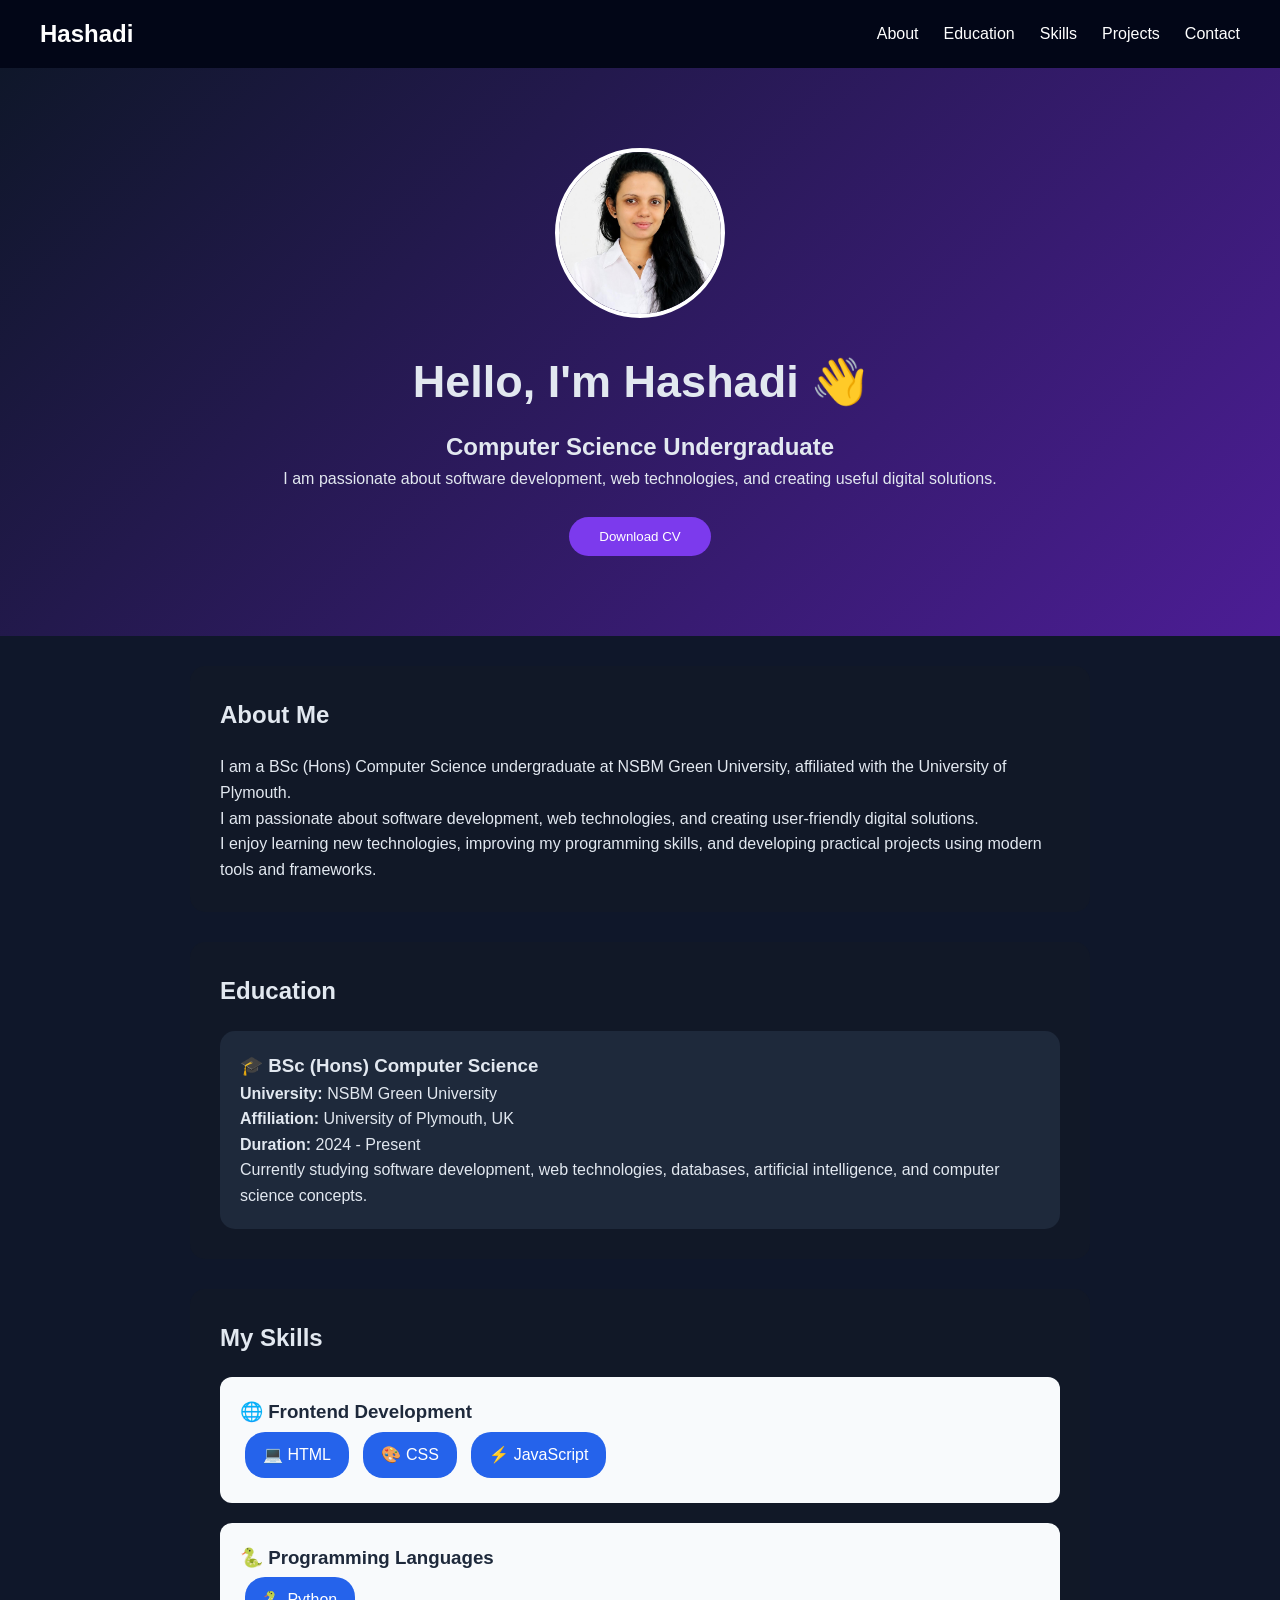
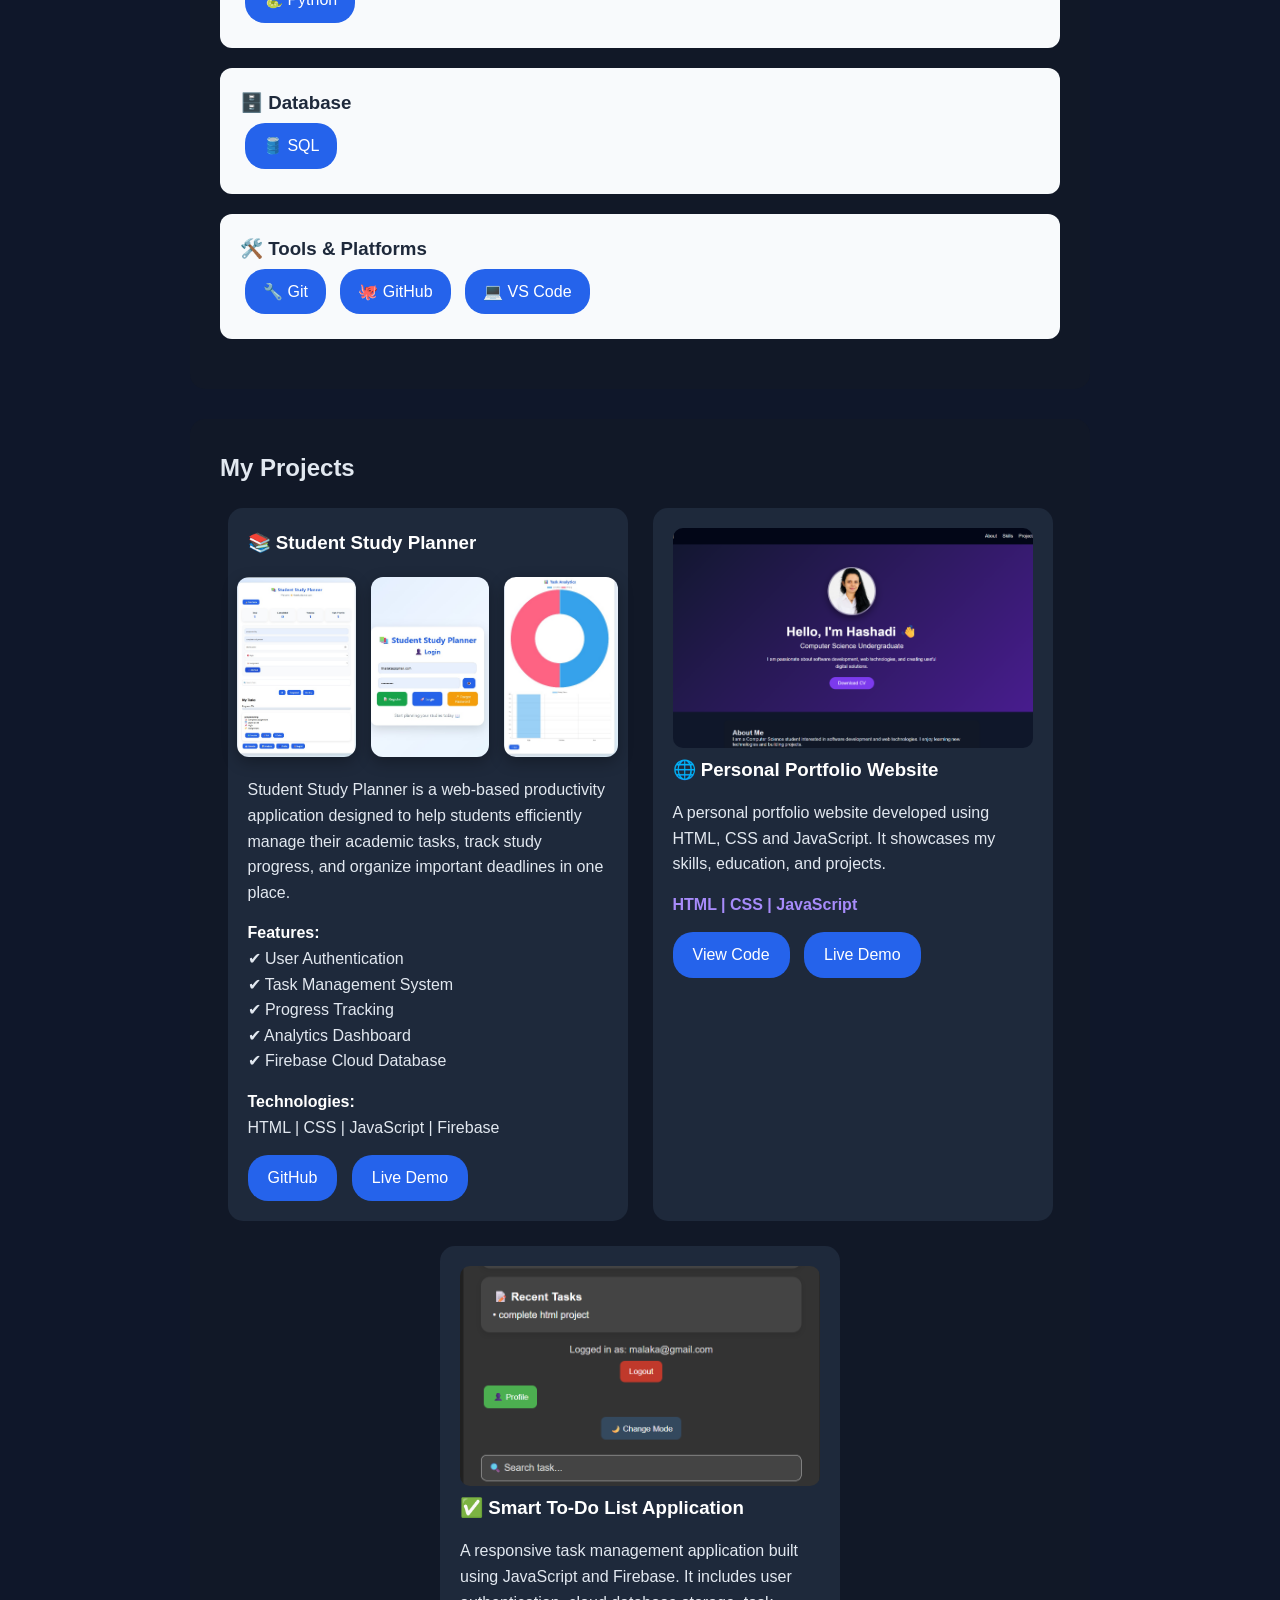
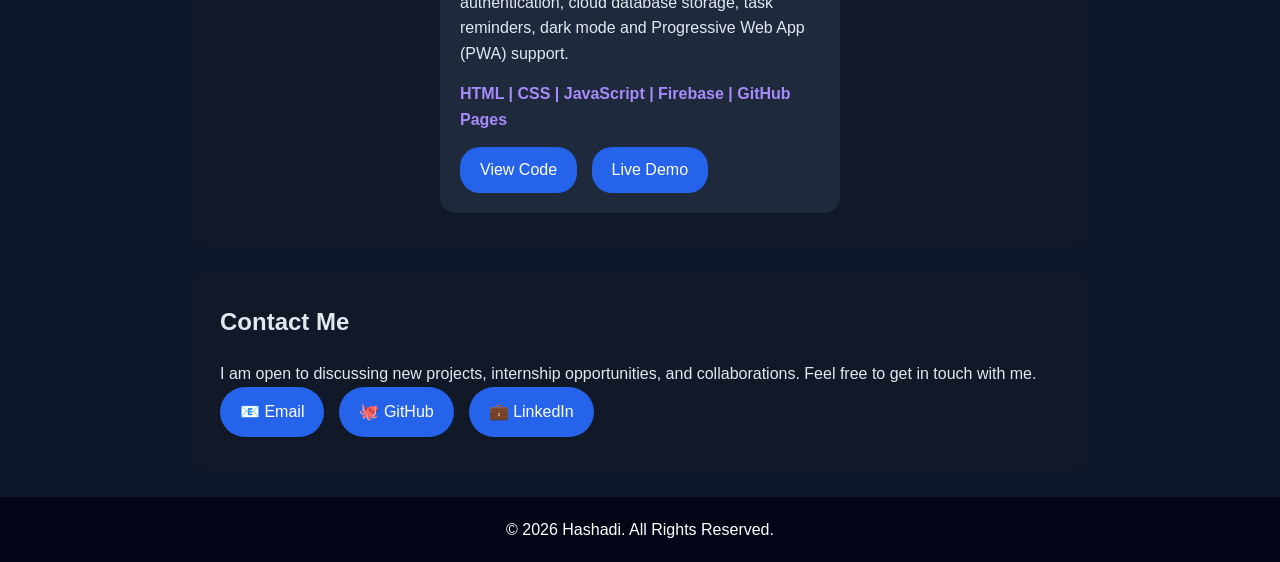
<file: index.html>
<!DOCTYPE html>
<html>

<head>
    <title>Hashadi Portfolio</title>
    <link rel="stylesheet" href="style.css?v=2">
</head>

<body>


<!-- Navigation -->
<nav>


    <h2>Hashadi</h2>

    <ul>
        <li><a href="#about">About</a></li>
        <li><a href="#education">Education</a></li>
        <li><a href="#skills">Skills</a></li>
        <li><a href="#projects">Projects</a></li>
        <li><a href="#contact">Contact</a></li>
    </ul>

</nav>



<!-- Home -->
<header class="hero">

    <img src="images/photo.jpeg" alt="Hashadi Profile">

    <h1>Hello, I'm Hashadi 👋</h1>

    <h2>Computer Science Undergraduate</h2>

    <p>
        I am passionate about software development,
        web technologies, and creating useful digital solutions.
    </p>


    <a href="Hashadi_CV.pdf" download>
        <button>Download CV</button>
    </a>


</header>





<!-- About -->

<!-- About -->

<section id="about">

<h2>About Me</h2>


<p>
I am a BSc (Hons) Computer Science undergraduate at NSBM Green University,
affiliated with the University of Plymouth.
</p>


<p>
I am passionate about software development, web technologies,
and creating user-friendly digital solutions.
</p>


<p>
I enjoy learning new technologies, improving my programming skills,
and developing practical projects using modern tools and frameworks.
</p>


</section>





<!-- Education -->

<!-- Education -->

<section id="education">

<h2>Education</h2>


<div class="education-card">


<h3>🎓 BSc (Hons) Computer Science</h3>


<p>
<strong>University:</strong> NSBM Green University
</p>


<p>
<strong>Affiliation:</strong> University of Plymouth, UK
</p>


<p>
<strong>Duration:</strong> 2024 - Present
</p>


<p>
Currently studying software development, web technologies,
databases, artificial intelligence, and computer science concepts.
</p>


</div>


</section>





<!-- Skills -->

<!-- Skills -->

<section id="skills">

<h2>My Skills</h2>


<div class="skill-category">

<h3>🌐 Frontend Development</h3>

<span>💻 HTML</span>
<span>🎨 CSS</span>
<span>⚡ JavaScript</span>

</div>



<div class="skill-category">

<h3>🐍 Programming Languages</h3>

<span>🐍 Python</span>

</div>




<div class="skill-category">

<h3>🗄️ Database</h3>

<span>🛢️ SQL</span>

</div>




<div class="skill-category">

<h3>🛠️ Tools & Platforms</h3>

<span>🔧 Git</span>
<span>🐙 GitHub</span>
<span>💻 VS Code</span>

</div>


</section>





<!-- Projects -->

<!-- Projects -->

<section id="projects">

<h2>My Projects</h2>


<div class="project-container">


<!-- Student Study Planner Project -->

<div class="project-card">

<h3>📚 Student Study Planner</h3>


<div class="project-images">

<img src="images/dashboard.jpeg" alt="Student Study Planner Dashboard">

<img src="images/login.jpeg" alt="Student Study Planner Login">

<img src="images/Analytics.jpeg" alt="Student Study Planner Analytics">

</div>


<p>
Student Study Planner is a web-based productivity application designed
to help students efficiently manage their academic tasks, track study
progress, and organize important deadlines in one place.
</p>


<p>
<strong>Features:</strong><br>
✔ User Authentication<br>
✔ Task Management System<br>
✔ Progress Tracking<br>
✔ Analytics Dashboard<br>
✔ Firebase Cloud Database
</p>


<p>
<strong>Technologies:</strong><br>
HTML | CSS | JavaScript | Firebase
</p>


<div class="project-links">

<a href="https://github.com/hasadhi/student-study-planner" target="_blank">
GitHub
</a>


<a href="https://hasadhi.github.io/student-study-planner/" target="_blank">
Live Demo
</a>

</div>

</div>





<!-- Portfolio Project -->

<div class="project-card">


<img src="images/portfolio.png" alt="Portfolio Website">


<h3>🌐 Personal Portfolio Website</h3>


<p>
A personal portfolio website developed using HTML, CSS and JavaScript.
It showcases my skills, education, and projects.
</p>


<div class="tech">

HTML | CSS | JavaScript

</div>


<div class="project-links">

<a href="https://github.com/hasadhi/hashadi-portfolio" target="_blank">
View Code
</a>


<a href="https://hasadhi.github.io/hashadi-portfolio/" target="_blank">
Live Demo
</a>

</div>


</div>






<!-- To Do Project -->

<div class="project-card">


<img src="images/todo.png" alt="Smart To Do Application">


<h3>✅ Smart To-Do List Application</h3>


<p>
A responsive task management application built using JavaScript and Firebase.
It includes user authentication, cloud database storage, task reminders,
dark mode and Progressive Web App (PWA) support.
</p>


<div class="tech">

HTML | CSS | JavaScript | Firebase | GitHub Pages

</div>



<div class="project-links">


<a href="https://github.com/hasadhi/todo-app" target="_blank">
View Code
</a>


<a href="https://hasadhi.github.io/todo-app/" target="_blank">
Live Demo
</a>


</div>


</div>


</div>


</section>









<!-- Contact -->

<!-- Contact -->

<section id="contact">


<h2>Contact Me</h2>


<p>
I am open to discussing new projects,
internship opportunities, and collaborations.
Feel free to get in touch with me.
</p>



<div class="contact-links">


<a href="mailto:hashadilakshika1234@gmail.com">
📧 Email
</a>


<a href="https://github.com/hasadhi" target="_blank">
🐙 GitHub
</a>


<a href="https://www.linkedin.com/in/hashadi-lakshika-288206300/" target="_blank">
💼 LinkedIn
</a>


</div>


</section>







<!-- Footer -->


<footer>


<p>
© 2026 Hashadi. All Rights Reserved.
</p>


</footer>



</body>

</html>
</file>
<file: style.css>
/* Reset */
*{
    margin:0;
    padding:0;
    box-sizing:border-box;
}


body{
    font-family:Arial, sans-serif;
    background:#0f172a;
    color:#e2e8f0;
    line-height:1.6;
}


/* Navigation */

nav{
    background:#020617;
    color:white;
    padding:15px 40px;
    display:flex;
    justify-content:space-between;
    align-items:center;
}


nav ul{
    list-style:none;
    display:flex;
    gap:25px;
}


nav a{
    color:white;
    text-decoration:none;
}


nav a:hover{
    color:#a78bfa;
}



/* Hero */

.hero{
    text-align:center;
    padding:80px 20px;
    background:linear-gradient(135deg,#0f172a,#4c1d95);
}


.hero img{
    width:170px;
    height:170px;
    border-radius:50%;
    object-fit:cover;
    border:4px solid white;
}


.hero h1{
    font-size:45px;
    margin:20px 0 10px;
}


.hero button{
    margin-top:25px;
    padding:12px 30px;
    border:none;
    border-radius:25px;
    background:#7c3aed;
    color:white;
    cursor:pointer;
}



/* Sections */

section{
    max-width:900px;
    margin:30px auto;
    padding:30px;
    background:#111827;
    border-radius:15px;
}


section h2{
    margin-bottom:20px;
}



/* Education */

.education-card{
    background:#1e293b;
    padding:20px;
    border-radius:15px;
}



/* Skills */

.skill-category{
    background:#f8fafc;
    padding:20px;
    margin-bottom:20px;
    border-radius:12px;
}


.skill-category h3{
    color:#1e293b;
}


.skill-category span{
    display:inline-block;
    background:#2563eb;
    color:white;
    padding:10px 18px;
    border-radius:20px;
    margin:5px;
}



/* Projects */

.project-container{
    display:flex;
    gap:25px;
    flex-wrap:wrap;
    justify-content:center;
}


.project-card{
    background:#1e293b;
    color:#e2e8f0;
    padding:20px;
    border-radius:15px;
    width:400px;
    transition:0.3s;
}


.project-card p{
    color:#cbd5e1;
    margin:15px 0;
}


.project-card strong{
    color:white;
}


.project-card:hover{
    transform:translateY(-8px);
}



.project-card > img{
    width:100%;
    height:220px;
    object-fit:cover;
    border-radius:10px;
}



/* Student Study Planner Screenshots */

.project-images{
    display:flex;
    gap:15px;
    justify-content:center;
    margin:20px 0;
}


.project-images img{
    width:33%;
    height:180px;
    object-fit:cover;
    border-radius:12px;
    box-shadow:0 5px 15px rgba(0,0,0,0.3);
    transition:0.3s;
}


.project-images img:hover{
    transform:scale(1.05);
}



/* Technology */

.tech{
    color:#a78bfa;
    margin:15px 0;
    font-weight:bold;
}



/* Buttons */

.project-links{
    margin-top:15px;
}


.project-links a{
    display:inline-block;
    background:#2563eb;
    color:white;
    padding:10px 20px;
    margin-right:10px;
    border-radius:20px;
    text-decoration:none;
}


.project-links a:hover{
    opacity:0.8;
}



/* Contact */

.contact-links{
    display:flex;
    gap:15px;
    flex-wrap:wrap;
}


.contact-links a{
    background:#2563eb;
    color:white;
    padding:12px 20px;
    border-radius:25px;
    text-decoration:none;
}



/* Footer */

footer{
    background:#020617;
    color:white;
    text-align:center;
    padding:20px;
}



/* Mobile */

@media(max-width:768px){


nav{
    flex-direction:column;
}


nav ul{
    flex-direction:column;
    margin-top:15px;
}


.hero h1{
    font-size:30px;
}


section{
    margin:15px;
}


.project-images{
    flex-direction:column;
}


.project-images img{
    width:100%;
    height:auto;
}


}

/* Fix Project Text Visibility */

.project-card {
    background:#1e293b !important;
    color:#e2e8f0 !important;
}


.project-card p {
    color:#e2e8f0 !important;
}


.project-card h3 {
    color:white !important;
}


.project-card strong {
    color:white !important;
}


.project-card br {
    line-height:2;
}
</file>
